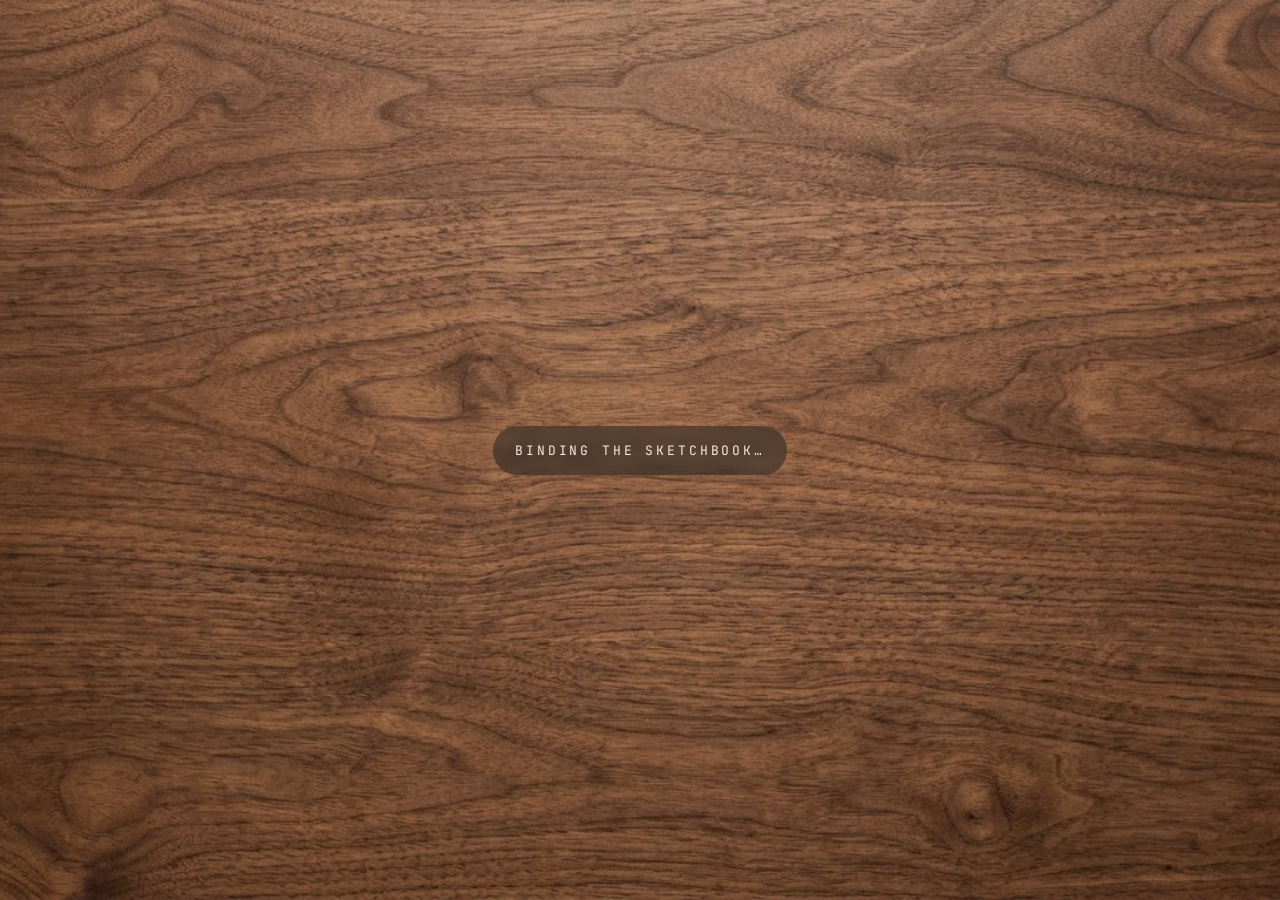
<file: index.html>
<!doctype html>
<html lang="en">
<head>
<meta charset="utf-8">
<meta http-equiv="refresh" content="0; url=./sketchbook/">
<title>Pandrala Dharma Kovidh — Portfolio Sketchbook</title>
</head>
<body>
<p>Opening the <a href="./sketchbook/">portfolio sketchbook</a>…</p>
</body>
</html>
</file>
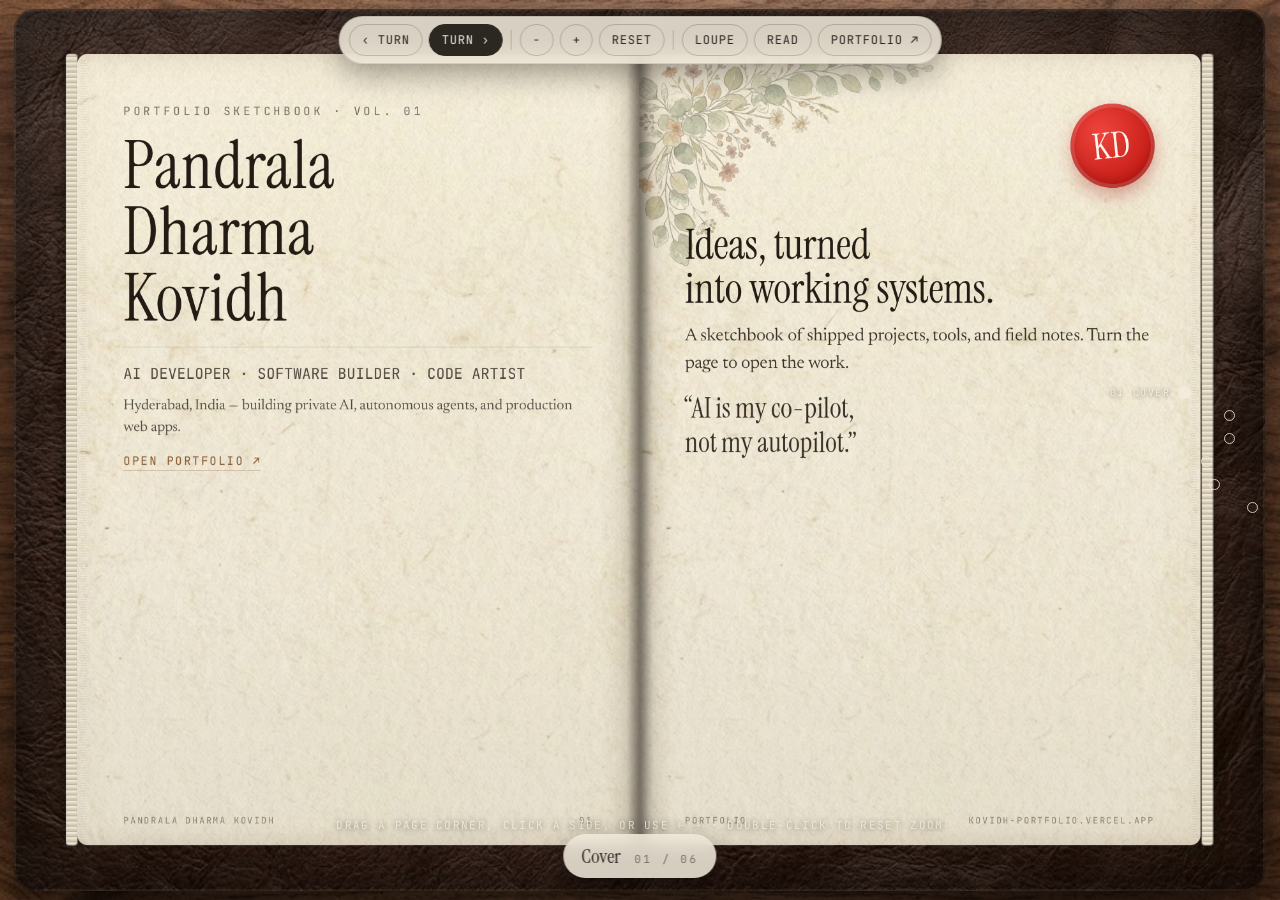
<file: sketchbook/index.html>
<!doctype html>
<html lang="en">
<head>
<meta charset="utf-8">
<meta name="viewport" content="width=device-width, initial-scale=1, viewport-fit=cover">
<title>Pandrala Dharma Kovidh — Portfolio Sketchbook</title>
<meta name="description" content="A physically flipping sketchbook of projects, skills, and field notes by Pandrala Dharma Kovidh.">
<link rel="stylesheet" href="style.css">
<link rel="icon" href="data:image/svg+xml,%3Csvg xmlns='http://www.w3.org/2000/svg' viewBox='0 0 64 64'%3E%3Crect width='64' height='64' rx='12' fill='%23ece7dc'/%3E%3Ctext x='32' y='44' font-size='34' text-anchor='middle' font-family='Georgia' fill='%232b2721'%3EKD%3C/text%3E%3C/svg%3E">
</head>
<body>
<div class="loading" id="loading"><div class="loading-card">Binding the sketchbook…</div></div>

<div class="toolbar" role="toolbar" aria-label="Sketchbook controls">
  <button id="btnPrev" class="tb" aria-label="Previous page">‹ Turn</button>
  <button id="btnNext" class="tb primary" aria-label="Next page">Turn ›</button>
  <span class="tb-sep"></span>
  <button id="btnZoomOut" class="tb" aria-label="Zoom out">−</button>
  <button id="btnZoomIn" class="tb" aria-label="Zoom in">+</button>
  <button id="btnZoomReset" class="tb" aria-label="Reset zoom">Reset</button>
  <span class="tb-sep"></span>
  <button id="btnLoupe" class="tb" aria-pressed="false" aria-label="Toggle loupe">Loupe</button>
  <button id="btnRead" class="tb" aria-label="Readable text view">Read</button>
  <a class="tb" href="https://kovidh-portfolio.vercel.app" target="_blank" rel="noopener">Portfolio ↗</a>
</div>

<main class="stage" id="stage">
  <div class="book-frame" id="bookFrame">
    <div class="book-zoom" id="bookZoom">
      <div class="book-tilt" id="bookTilt">
        <div class="book" id="book">
          <span class="stack left"></span><span class="stack right"></span>
          <div class="pages" id="pages">
            <div class="base">
              <div class="page left" id="baseLeft"></div>
              <div class="page right" id="baseRight"></div>
              <div class="cast" id="cast"></div>
            </div>
            <canvas id="curlCanvas" aria-hidden="true"></canvas>
            <div class="hotspots" id="hotspots"></div>
            <div class="gutter"></div>
          </div>
        </div>
      </div>
    </div>
    <div class="loupe" id="loupe" aria-hidden="true"></div>
  </div>
</main>

<nav class="plate-index" id="plateIndex" aria-label="Plate index"></nav>
<div class="hint" id="hint">Drag a page corner, click a side, or use ← → · double-click to reset zoom</div>
<div class="caption" id="caption"><span id="capTitle">Cover</span><span class="cap-folio" id="capFolio">01 / 06</span></div>

<div class="modal" id="modal" aria-hidden="true" role="dialog" aria-modal="true">
  <div class="modal-card" id="modalCard"></div>
</div>

<script src="app.js"></script>
</body>
</html>
</file>
<file: sketchbook/style.css>
:root{
  --ink:#2b2721; --earth:#9a6a3e; --paper:#ece7dc; --sw:40px;
}
*{box-sizing:border-box}
html,body{margin:0;height:100%}
body{
  font-family:'Newsreader',Georgia,serif;color:var(--ink);
  background:#3a2a1c url('assets/desk.jpg') center/cover fixed no-repeat;
  overflow:hidden;
}
@font-face{font-family:'Newsreader';src:url('fonts/Newsreader.ttf') format('truetype');font-weight:200 700;font-style:normal}
@font-face{font-family:'Instrument Serif';src:url('fonts/InstrumentSerif-Regular.ttf') format('truetype');font-weight:400}
@font-face{font-family:'JetBrains Mono';src:url('fonts/JetBrainsMono-Regular.ttf') format('truetype');font-weight:400}

.loading{position:fixed;inset:0;z-index:200;display:flex;align-items:center;justify-content:center;background:#3a2a1c url('assets/desk.jpg') center/cover}
.loading-card{font-family:'JetBrains Mono',monospace;font-size:13px;letter-spacing:.22em;text-transform:uppercase;color:#f3ecdd;background:rgba(43,39,33,.55);padding:16px 22px;border-radius:999px;backdrop-filter:blur(6px)}

.stage{position:fixed;inset:0;display:flex;align-items:center;justify-content:center;perspective:1750px;perspective-origin:50% 46%;padding:24px}
.book-frame{position:relative;width:min(94vw,1500px);aspect-ratio:1760/1240;transform-style:preserve-3d}
.book-zoom{width:100%;height:100%;transform-style:preserve-3d;transition:transform .28s cubic-bezier(.2,.7,.2,1)}
.book-tilt{width:100%;height:100%;transform-style:preserve-3d;will-change:transform}
.book{
  position:absolute;inset:0;transform-style:preserve-3d;border-radius:20px;
  background:#2a1c12 url('assets/leather.jpg') center/cover;
  box-shadow:0 60px 120px rgba(0,0,0,.55),0 18px 40px rgba(0,0,0,.45),inset 0 0 0 2px rgba(255,235,200,.06),inset 0 0 60px rgba(0,0,0,.5);
}
.book::before{content:"";position:absolute;left:50%;top:1.5%;bottom:1.5%;width:14px;transform:translateX(-50%);background:linear-gradient(90deg,rgba(0,0,0,.55),rgba(255,235,200,.10) 50%,rgba(0,0,0,.55));border-radius:8px;z-index:1;pointer-events:none}
.book .stack{position:absolute;top:5.1%;bottom:5.1%;width:11px;z-index:2;pointer-events:none;border-radius:3px}
.book .stack.left{left:calc(5.1% - 11px);background:repeating-linear-gradient(180deg,#d9d0bd 0 2px,#b7ab93 2px 3px,#efe7d6 3px 5px);box-shadow:-3px 0 8px rgba(0,0,0,.35)}
.book .stack.right{right:calc(5.1% - 11px);background:repeating-linear-gradient(180deg,#d9d0bd 0 2px,#b7ab93 2px 3px,#efe7d6 3px 5px);box-shadow:3px 0 8px rgba(0,0,0,.35)}
.pages{position:absolute;inset:5.1%;transform-style:preserve-3d;z-index:3}
.gutter{position:absolute;left:50%;top:0;bottom:0;width:26px;transform:translateX(-50%);background:linear-gradient(90deg,rgba(0,0,0,0),rgba(0,0,0,.22) 48%,rgba(0,0,0,.26) 52%,rgba(0,0,0,0));pointer-events:none;z-index:8}

.base{display:none}
.pages{background-size:100% 100%;background-repeat:no-repeat}
.base .page{position:absolute;top:0;bottom:0;width:50%;background-size:200% 100%;background-repeat:no-repeat;background-color:var(--paper)}
.base .left{left:0;background-position:0 0;border-radius:12px 2px 2px 12px;box-shadow:inset -22px 0 36px -20px rgba(40,28,14,.5)}
.base .right{right:0;background-position:100% 0;border-radius:2px 12px 12px 2px;box-shadow:inset 22px 0 36px -20px rgba(40,28,14,.5)}
.cast{position:absolute;top:1%;bottom:1%;width:50%;pointer-events:none;opacity:0;filter:blur(16px);background:linear-gradient(90deg,rgba(0,0,0,.34),rgba(0,0,0,.10) 62%,transparent);z-index:4}
.cast.next{left:50%;right:auto;transform-origin:left center}
.cast.prev{right:50%;left:auto;transform-origin:right center;background:linear-gradient(270deg,rgba(0,0,0,.34),rgba(0,0,0,.10) 62%,transparent)}

.leaf{position:absolute;left:50%;top:0;width:var(--sw);height:100%;transform-origin:left center;transform-style:preserve-3d;z-index:7;display:none}
.seg{position:absolute;top:0;left:100%;width:var(--sw);height:100%;transform-origin:left center;transform-style:preserve-3d}
.face{position:absolute;inset:0;background-repeat:no-repeat;background-color:var(--paper)}
.face.front{transform:translateZ(.2px);border-radius:0 2px 2px 0}
.face.back{transform:rotateY(180deg) translateZ(.2px);border-radius:2px 0 0 2px}
.face .shade{position:absolute;inset:0;pointer-events:none;background:linear-gradient(90deg,rgba(0,0,0,.22),rgba(255,255,255,.10) 46%,rgba(0,0,0,.26));opacity:calc((1 - var(--lit,1))*0.62 + 0.05)}
.face .edge-light{position:absolute;top:0;bottom:0;right:0;width:2px;background:rgba(255,252,244,.5);opacity:calc(var(--lit,1)*.6)}

.toolbar{position:fixed;top:16px;left:50%;transform:translateX(-50%);z-index:60;display:flex;align-items:center;gap:6px;padding:8px 10px;border-radius:999px;background:rgba(243,236,221,.86);backdrop-filter:blur(10px);box-shadow:0 10px 30px rgba(0,0,0,.35),inset 0 0 0 1px rgba(43,39,33,.14);flex-wrap:wrap;justify-content:center;max-width:94vw}
.tb{font-family:'JetBrains Mono',monospace;font-size:12px;letter-spacing:.08em;text-transform:uppercase;color:var(--ink);background:transparent;border:1px solid rgba(43,39,33,.22);border-radius:999px;padding:7px 12px;cursor:pointer;text-decoration:none;transition:background .15s,transform .15s}
.tb:hover{background:rgba(154,106,62,.16)}
.tb:active{transform:translateY(1px)}
.tb.primary{background:var(--ink);color:#f3ecdd;border-color:var(--ink)}
.tb[aria-pressed="true"]{background:var(--earth);color:#fff7f0;border-color:var(--earth)}
.tb-sep{width:1px;height:20px;background:rgba(43,39,33,.18);margin:0 2px}

.plate-index{position:fixed;right:22px;top:50%;transform:translateY(-50%);z-index:55;display:flex;flex-direction:column;gap:10px}
.plate-dot{display:flex;align-items:center;gap:8px;background:none;border:0;cursor:pointer;padding:0;color:#f3ecdd}
.plate-dot .dot{width:11px;height:11px;border-radius:50%;border:1.5px solid rgba(243,236,221,.8);background:transparent;transition:background .15s,transform .15s}
.plate-dot .lbl{font-family:'JetBrains Mono',monospace;font-size:10px;letter-spacing:.16em;text-transform:uppercase;opacity:0;transform:translateX(4px);transition:opacity .15s,transform .15s;text-shadow:0 1px 4px rgba(0,0,0,.6)}
.plate-dot:hover .lbl,.plate-dot.active .lbl{opacity:.9;transform:none}
.plate-dot.active .dot{background:#f3ecdd;transform:scale(1.2)}

.caption{position:fixed;left:50%;bottom:22px;transform:translateX(-50%);z-index:55;display:flex;gap:14px;align-items:baseline;padding:9px 18px;border-radius:999px;background:rgba(243,236,221,.86);backdrop-filter:blur(8px);box-shadow:0 8px 24px rgba(0,0,0,.3);font-family:'Instrument Serif',serif;font-size:20px}
.cap-folio{font-family:'JetBrains Mono',monospace;font-size:11px;letter-spacing:.2em;color:rgba(43,39,33,.55)}
.hint{position:fixed;left:50%;bottom:68px;transform:translateX(-50%);z-index:54;font-family:'JetBrains Mono',monospace;font-size:11px;letter-spacing:.12em;text-transform:uppercase;color:rgba(243,236,221,.82);text-shadow:0 1px 6px rgba(0,0,0,.6);text-align:center;max-width:92vw;transition:opacity .4s}

.loupe{position:fixed;width:220px;height:220px;border-radius:50%;border:4px solid rgba(243,236,221,.92);box-shadow:0 18px 40px rgba(0,0,0,.5),inset 0 0 0 1px rgba(43,39,33,.3);background-repeat:no-repeat;background-color:var(--paper);display:none;pointer-events:none;z-index:30}

#curlCanvas{position:absolute;inset:0;z-index:7;pointer-events:none;display:none}
.hotspots{position:absolute;inset:0;z-index:9}
.hotspot{position:absolute;background:transparent;border:0;padding:0;margin:0;cursor:pointer;border-radius:10px;outline-offset:3px}
.hotspot:hover,.hotspot:focus-visible{background:rgba(154,106,62,.10);box-shadow:inset 0 0 0 1.5px rgba(138,90,48,.55)}
.modal{position:fixed;inset:0;z-index:120;display:none;align-items:center;justify-content:center;background:rgba(20,14,8,.62);backdrop-filter:blur(6px);padding:24px}
.modal.open{display:flex}
.modal-card{position:relative;width:min(680px,94vw);max-height:86vh;overflow:auto;background:#f3ecdd url('assets/paper.jpg') center/cover;border-radius:16px;padding:38px 40px 32px;box-shadow:0 40px 90px rgba(0,0,0,.55),inset 0 0 0 1px rgba(43,39,33,.18);color:var(--ink)}
.m-kicker{font-family:'JetBrains Mono',monospace;font-size:12px;letter-spacing:.24em;text-transform:uppercase;color:var(--earth);margin-bottom:12px}
.modal-card h2{font-family:'Instrument Serif',serif;font-weight:400;font-size:44px;line-height:1.05;margin:0 0 16px}
.m-body{font-size:20px;line-height:1.6}
.m-body p{margin:0 0 12px}
.m-body .stack{font-family:'JetBrains Mono',monospace;font-size:14px;letter-spacing:.06em;color:var(--earth)}
.m-body.read h2{font-size:36px;margin-bottom:12px}
.m-links{display:flex;flex-wrap:wrap;gap:10px;margin-top:20px}
.m-links a{font-family:'JetBrains Mono',monospace;font-size:13px;letter-spacing:.1em;text-transform:uppercase;text-decoration:none;color:#fff7f0;background:var(--ink);padding:10px 16px;border-radius:999px}
.m-links a:hover{background:var(--earth)}
.m-close{position:absolute;top:14px;right:16px;width:36px;height:36px;border-radius:50%;border:1px solid rgba(43,39,33,.25);background:rgba(255,252,244,.7);font-size:22px;line-height:1;cursor:pointer;color:var(--ink)}
.shot .toolbar,.shot .caption,.shot .hint,.shot .plate-index,.shot .loupe,.shot .loading,.shot .hotspots,.shot .modal{display:none!important}
.shot .stage{padding:0}
.shot .book-frame{width:92vw}

@media (max-width:760px){
  .plate-index{right:10px;gap:8px}
  .plate-dot .lbl{display:none}
  .caption{font-size:16px;bottom:16px}
  .hint{bottom:56px;font-size:9px}
  .toolbar{top:10px;padding:6px 8px}
  .tb{font-size:10px;padding:6px 9px}
}
@media (prefers-reduced-motion:reduce){
  .book-zoom{transition:none}
}
</file>
